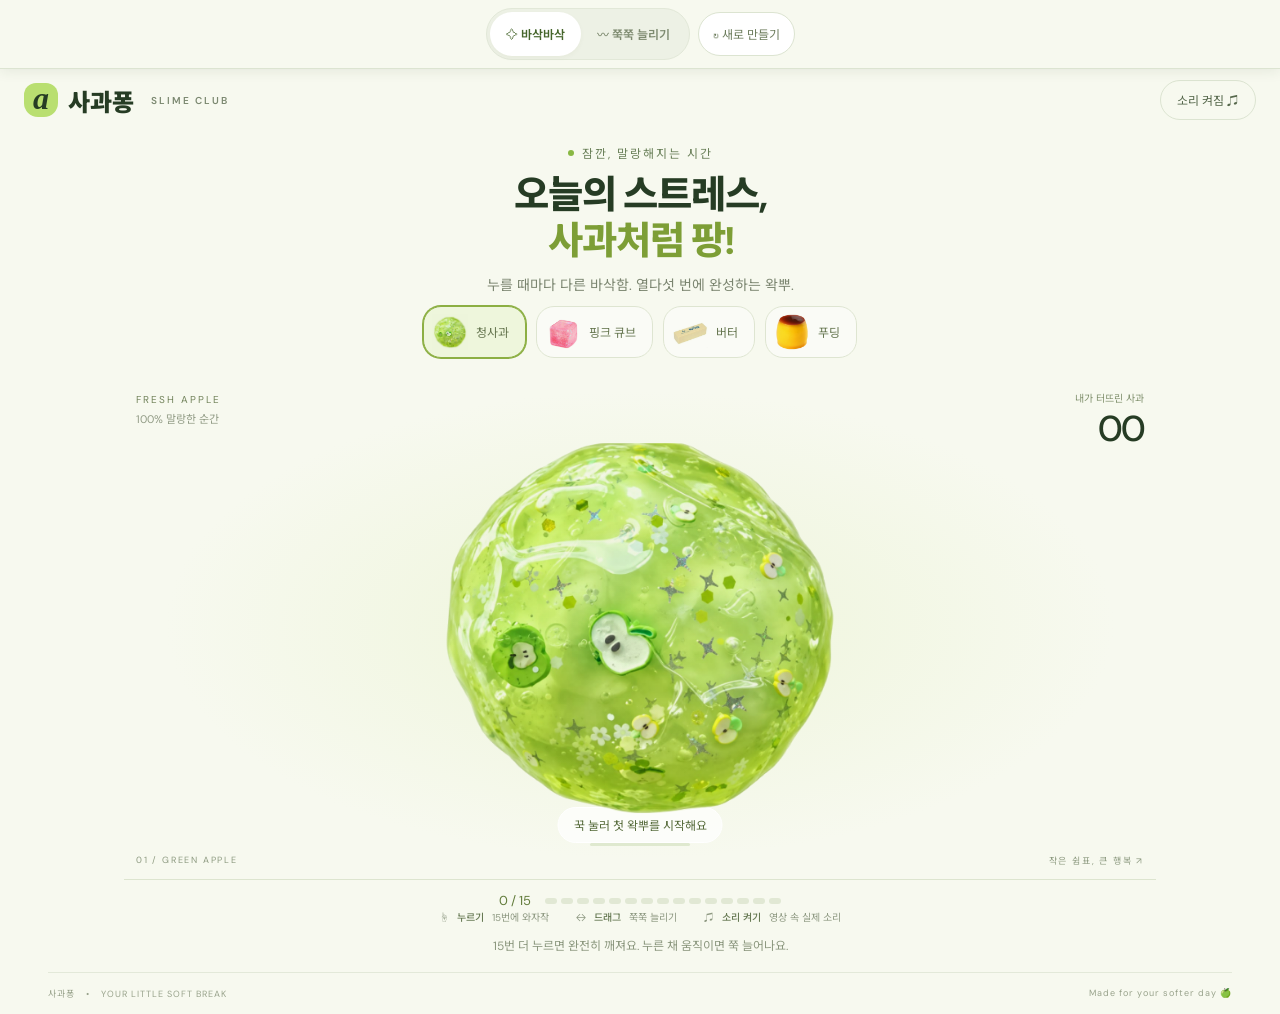
<file: index.html>
<!doctype html>
<html lang="ko">
<head><meta charset="UTF-8"><meta name="viewport" content="width=device-width,initial-scale=1"><meta name="theme-color" content="#f7f9ef"><meta name="description" content="꾹 누르고, 쭉 늘리고, 팡! 나만의 사과 슬라임 놀이터."><title>사과퐁 — 오늘도 말랑하게</title><link rel="stylesheet" href="style.css?v=28"></head>
<body>
<div class="controls"><div class="modes" role="group" aria-label="촉감 선택"><button data-mode="crunch" class="active" aria-pressed="true">✧ 바삭바삭</button><button data-mode="stretch" aria-pressed="false">〰 쭉쭉 늘리기</button></div><button id="reset" class="reset" aria-label="새 슬라임 만들기">↻ <span>새로 만들기</span></button></div>
<div class="page-shell"><header><a class="brand" href="./"><span class="mark">a</span>사과퐁<span class="edition">SLIME CLUB</span></a><button id="sound" aria-pressed="true" class="small">소리 켜짐 ♫</button></header>
<main><div class="eyebrow"><span></span> 잠깐, 말랑해지는 시간</div><h1>오늘의 스트레스,<br><em>사과처럼 팡!</em></h1><p class="intro">늘어나고, 금이 가고, 와자작. 다섯 번에 완성하는 왁뿌.</p>
<div id="types" class="types" role="group" aria-label="장난감 종류"><button data-type="0" class="active" aria-pressed="true"><img alt="" src="slime.png"><span>청사과</span></button><button data-type="1" class="" aria-pressed="false"><img alt="" src="pink.png"><span>핑크 큐브</span></button><button data-type="2" class="" aria-pressed="false"><img alt="" src="butter.png"><span>버터</span></button><button data-type="3" class="" aria-pressed="false"><img alt="" src="pudding.png"><span>푸딩</span></button></div><section class="playground" aria-label="사과 슬라임 놀이터"><div class="side-note">FRESH APPLE<br><span>100% 말랑한 순간</span></div><div class="count"><span>내가 터뜨린 사과</span><strong id="count">00</strong></div><div id="toy" role="button" tabindex="0" aria-label="사과 슬라임. 다섯 번 누르면 완전히 깨집니다. 스페이스 키로도 누를 수 있어요."><img id="slime" src="slime.png" alt="사과 조각과 반짝이가 들어 있는 투명한 연두색 슬라임" draggable="false"></div><canvas id="particles" aria-hidden="true"></canvas><div id="hint" class="hint">✧ 꾹 눌러보세요</div><div class="pressure"><i id="pressure"></i></div><div class="bottom-label"><span>01 / GREEN APPLE</span><span>작은 쉼표, 큰 행복 ↗</span></div></section>
<div class="stages" aria-label="깨진 단계"><span id="stageText">0 / 5</span><div id="steps"><i></i><i></i><i></i><i></i><i></i></div></div><div id="desktop-controls-slot"></div>
<div class="tips"><span>☝ <b>꾹 누르기</b> 다섯 번에 와자작</span><span>↔ <b>드래그</b> 이리저리 쭉쭉</span><span>♫ <b>소리 켜기</b> 영상 속 실제 소리</span></div><p id="status" aria-live="polite" class="status">지금은 아무 생각 없이, 말랑하게.</p>
</main><footer><span>사과퐁 <span class="dot">•</span> YOUR LITTLE SOFT BREAK</span><span>Made for your softer day 🍏</span></footer></div><script src="app.js?v=28"></script></body></html>
</file>
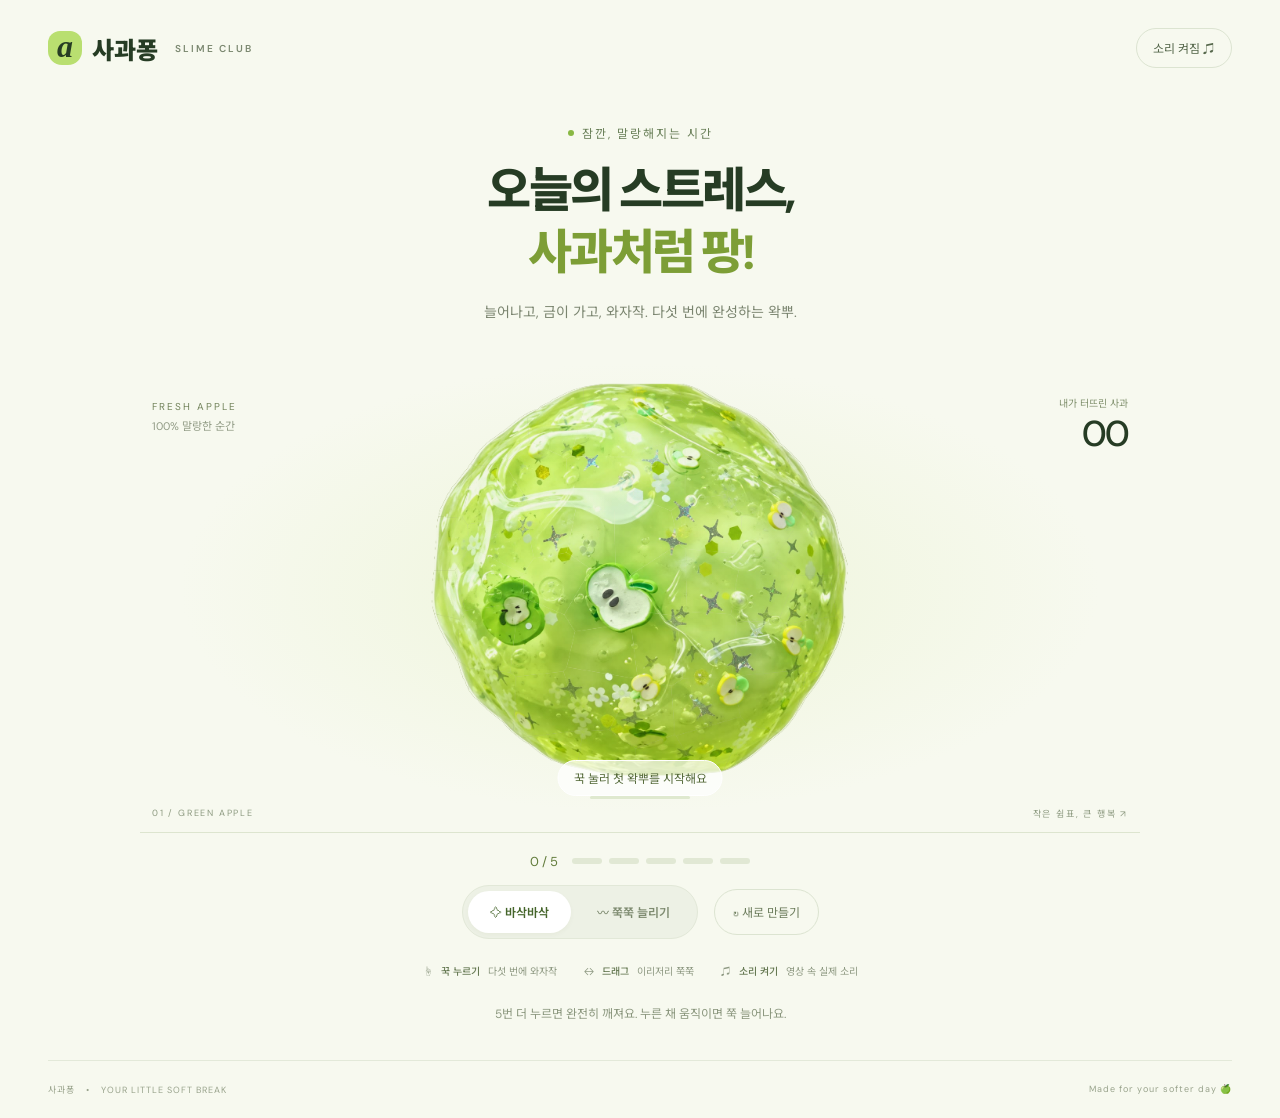
<file: apple-slime (2)/index.html>
<!doctype html>
<html lang="ko">
<head><meta charset="UTF-8"><meta name="viewport" content="width=device-width,initial-scale=1"><meta name="theme-color" content="#f7f9ef"><meta name="description" content="꾹 누르고, 쭉 늘리고, 팡! 나만의 사과 슬라임 놀이터."><title>사과퐁 — 오늘도 말랑하게</title><link rel="stylesheet" href="style.css"></head>
<body>
<header><a class="brand" href="./"><span class="mark">a</span>사과퐁<span class="edition">SLIME CLUB</span></a><button id="sound" aria-pressed="true" class="small">소리 켜짐 ♫</button></header>
<main><div class="eyebrow"><span></span> 잠깐, 말랑해지는 시간</div><h1>오늘의 스트레스,<br><em>사과처럼 팡!</em></h1><p class="intro">늘어나고, 금이 가고, 와자작. 다섯 번에 완성하는 왁뿌.</p>
<section class="playground" aria-label="사과 슬라임 놀이터"><div class="side-note">FRESH APPLE<br><span>100% 말랑한 순간</span></div><div class="count"><span>내가 터뜨린 사과</span><strong id="count">00</strong></div><div id="toy" role="button" tabindex="0" aria-label="사과 슬라임. 다섯 번 누르면 완전히 깨집니다. 스페이스 키로도 누를 수 있어요."><img id="slime" src="slime.png" alt="사과 조각과 반짝이가 들어 있는 투명한 연두색 슬라임" draggable="false"></div><canvas id="particles" aria-hidden="true"></canvas><div id="hint" class="hint">✧ 꾹 눌러보세요</div><div class="pressure"><i id="pressure"></i></div><div class="bottom-label"><span>01 / GREEN APPLE</span><span>작은 쉼표, 큰 행복 ↗</span></div></section>
<div class="stages" aria-label="깨진 단계"><span id="stageText">0 / 5</span><div id="steps"><i></i><i></i><i></i><i></i><i></i></div></div><div class="controls"><div class="modes" role="group" aria-label="촉감 선택"><button data-mode="crunch" class="active" aria-pressed="true">✧ 바삭바삭</button><button data-mode="stretch" aria-pressed="false">〰 쭉쭉 늘리기</button></div><button id="reset" class="reset" aria-label="새 슬라임 만들기">↻ <span>새로 만들기</span></button></div>
<div class="tips"><span>☝ <b>꾹 누르기</b> 다섯 번에 와자작</span><span>↔ <b>드래그</b> 이리저리 쭉쭉</span><span>♫ <b>소리 켜기</b> 영상 속 실제 소리</span></div><p id="status" aria-live="polite" class="status">지금은 아무 생각 없이, 말랑하게.</p>
</main><footer><span>사과퐁 <span class="dot">•</span> YOUR LITTLE SOFT BREAK</span><span>Made for your softer day 🍏</span></footer><script src="app.js"></script></body></html>
</file>
<file: style.css>
@import url('https://fonts.googleapis.com/css2?family=DM+Sans:wght@400;500;600;700&family=Noto+Sans+KR:wght@400;500;600;700;800;900&display=swap');
:root{font-family:'DM Sans','Noto Sans KR',sans-serif;color:#263c24;background:#f7f9ef;font-synthesis:none}*{box-sizing:border-box}body{margin:0}button,a{-webkit-tap-highlight-color:transparent}button{font:inherit;cursor:pointer}button:focus-visible,a:focus-visible,#toy:focus-visible{outline:3px solid #6b992e;outline-offset:5px}header{height:96px;max-width:1280px;margin:auto;padding:0 48px;display:flex;align-items:center;justify-content:space-between}.brand{display:flex;align-items:center;gap:10px;font-size:24px;font-weight:900;color:inherit;text-decoration:none}.mark{background:#b9df70;width:34px;height:34px;border-radius:12px 12px 14px 14px;text-align:center;font-family:Georgia;font-style:italic;font-size:32px;line-height:30px}.edition{font-size:10px;letter-spacing:2px;font-weight:600;margin-left:7px;color:#7b8870}.small{border:1px solid #dce4d1;border-radius:30px;background:transparent;padding:10px 16px;font-size:12px;color:#55674b}main{max-width:1080px;margin:auto;text-align:center;padding:28px 40px 0}.eyebrow{font-size:12px;letter-spacing:2px;color:#6a8059;display:flex;align-items:center;justify-content:center;gap:8px}.eyebrow span{width:6px;height:6px;border-radius:50%;background:#89b843}h1{font-size:48px;line-height:1.3;letter-spacing:-2.5px;margin:18px 0 16px;font-weight:800}h1 em{font-style:normal;color:#7d9e36}.intro{font-size:14px;color:#7b8570;margin:0 0 22px}.playground{position:relative;height:450px;overflow:hidden;border-bottom:1px solid #dde5cf;background:radial-gradient(ellipse at center,#eef5da 0,transparent 65%)}#toy{width:430px;height:430px;position:absolute;left:50%;top:48%;transform:translate(-50%,-50%);cursor:grab;touch-action:none;user-select:none;mix-blend-mode:multiply}#toy:active{cursor:grabbing}#slime{width:100%;height:100%;object-fit:contain;pointer-events:none;will-change:transform;filter:drop-shadow(0 20px 16px #73952c18)}.side-note{text-align:left;position:absolute;left:12px;top:54px;font-size:10px;line-height:1.9;letter-spacing:2px;color:#72835b}.side-note span{letter-spacing:0;font-size:11px;color:#929c86}.count{position:absolute;right:12px;top:52px;text-align:right}.count span{font-size:10px;color:#81916e;display:block}.count strong{font-size:36px;font-weight:500;letter-spacing:-2px}.hint{position:absolute;bottom:43px;left:50%;transform:translateX(-50%);white-space:nowrap;font-size:12px;color:#566b3b;background:#ffffffb5;border:1px solid #fff;padding:8px 15px;border-radius:20px;pointer-events:none}.pressure{position:absolute;width:100px;height:3px;bottom:33px;left:50%;transform:translateX(-50%);border-radius:10px;overflow:hidden;background:#dfe9cf}.pressure i{display:block;background:#8ab043;width:0;height:100%}.bottom-label{position:absolute;bottom:12px;left:12px;right:12px;display:flex;justify-content:space-between;font-size:9px;letter-spacing:1.8px;color:#8d9a80}canvas{position:absolute;inset:0;width:100%;height:100%;pointer-events:none}.controls{display:flex;justify-content:center;align-items:center;gap:16px;margin:24px 0}.modes{display:flex;padding:5px;gap:4px;border:1px solid #e2e8d8;background:#edf1e5;border-radius:40px}.modes button{border:0;background:transparent;border-radius:30px;padding:12px 22px;font-size:12px;font-weight:600;color:#7e8b70;transition:.2s}.modes button.active{background:#fff;color:#45652b;box-shadow:0 2px 5px #4051250a}.reset{border:1px solid #dce4d1;border-radius:30px;padding:13px 18px;background:transparent;font-size:12px;color:#6d7d5d}.tips{display:flex;justify-content:center;gap:27px;color:#8e9982;font-size:10px}.tips b{font-weight:500;color:#667953;margin:0 5px}.status{margin:26px 0 38px;font-size:12px;color:#8b977e}footer{max-width:1184px;margin:auto;padding:22px 0;border-top:1px solid #e3e9d9;display:flex;justify-content:space-between;font-size:9px;letter-spacing:1px;color:#99a38c}.dot{padding:0 8px}button:hover{filter:brightness(.97)}@media(min-width:1400px){main{padding-top:40px}.playground{height:480px}#toy{width:460px;height:460px}}@media(max-width:650px){header{height:75px;padding:0 22px}.brand{font-size:21px}.edition{display:none}main{padding:22px 18px 0}h1{font-size:37px;margin-top:18px}.intro{font-size:12px}.playground{height:390px}#toy{width:min(90vw,380px);height:min(90vw,380px);top:51%}.side-note{top:16px;left:2px;font-size:8px}.side-note span{font-size:9px}.count{top:14px;right:2px}.count strong{font-size:27px}.hint{bottom:36px}.pressure{bottom:26px}.bottom-label{font-size:7px;letter-spacing:.7px;bottom:8px}.controls{gap:8px;margin:18px 0}.modes{gap:0;padding:4px}.modes button{padding:12px 11px;font-size:11px}.reset{padding:11px 14px;font-size:18px}.reset span{display:none}.tips{gap:12px;font-size:9px}.tips span:last-child{display:none}.status{margin:24px 0 30px}footer{margin:0 22px;font-size:8px;padding:20px 0}footer>span:last-child{display:none}}@media(prefers-reduced-motion:reduce){*{transition:none!important}}
#surface{position:absolute;inset:0;width:100%;height:100%;pointer-events:none}#toy{width:470px;height:470px}.playground{height:490px}.stages{display:flex;align-items:center;justify-content:center;gap:14px;margin-top:20px;font-size:13px;color:#617b3a}#steps{display:flex;gap:7px}#steps i{width:30px;height:6px;border-radius:5px;background:#e1e8d4}#steps i.done{background:#8cad43}.controls{margin-top:15px}.hint{bottom:36px}@media(max-width:650px){#toy{width:94vw;height:94vw;max-width:440px;max-height:440px}.playground{height:420px}}

#surface{width:140%;height:140%;left:-20%;top:-20%}

.types{display:flex;justify-content:center;gap:10px;margin:18px 0}.types button{display:flex;align-items:center;gap:8px;padding:7px 16px 7px 8px;border:1px solid #dee5d1;background:#fafbf6;border-radius:18px;font-size:12px;color:#667650}.types button.active{border-color:#8caf43;background:#eef6dc;box-shadow:0 0 0 1px #8caf43}.types img{width:36px;height:36px;object-fit:contain;mix-blend-mode:multiply}.playground{overflow:visible}#toy{z-index:2}.controls,.types{position:relative;z-index:3}@media(max-width:650px){.types{gap:5px}.types button{padding:6px 8px;font-size:10px;gap:4px}.types img{width:28px;height:28px}}


/* One viewport-bounded layout for phones, tablets and desktop. */
html{width:100%;overflow-x:hidden;-webkit-text-size-adjust:100%}
body{width:100%;max-width:100%;margin:0;padding-top:calc(70px + env(safe-area-inset-top));overflow-x:hidden}
.page-shell{position:relative;display:flow-root;width:100%;max-width:100%;overflow:hidden;overflow:clip;min-height:calc(100svh - 70px - env(safe-area-inset-top))}
body>.controls{position:fixed;top:0;left:0;right:0;width:100%;z-index:1000;display:flex;align-items:center;justify-content:center;margin:0;padding:calc(8px + env(safe-area-inset-top)) 8px 8px;gap:8px;background:#f7f9ef;border-bottom:1px solid #dce4d1;box-shadow:0 3px 12px #263c2414}
.controls .modes{padding:3px;gap:0;min-width:0}.controls .modes button{min-height:44px;padding:8px 16px;white-space:nowrap}
.controls .reset{min-height:44px;padding:8px 14px;white-space:nowrap;font-size:12px;background:#fff}.controls .reset span{display:inline}
.page-shell>header,.page-shell>main,.page-shell>footer{width:100%;min-width:0}
header{height:60px;padding:0 24px}main{padding:14px 24px 0}
h1{font-size:clamp(25px,3vw,40px);line-height:1.2;margin:10px 0;letter-spacing:-1px}
.intro{margin:0 0 12px}.types{margin:12px 0;flex-wrap:wrap}.types button{flex-shrink:0;white-space:nowrap}
.playground{height:clamp(320px,calc(100svh - 390px),720px)}
#toy{width:min(75vw,calc(100svh - 410px),680px);height:min(75vw,calc(100svh - 410px),680px);min-width:280px;min-height:280px;max-width:none;max-height:none;top:50%}
.side-note,.count{top:20px}.stages{margin-top:12px}.status{margin:12px 0 18px}footer{padding:14px 0}
@media(max-width:767px){
header{height:45px;padding:0 14px}.brand{font-size:19px}.edition{display:none}.small{font-size:11px;padding:8px 10px}
main{padding:8px 10px 0}h1{font-size:25px;margin:6px 0}.eyebrow{font-size:9px;letter-spacing:1px}.intro{font-size:10px;margin-bottom:8px}
.controls{gap:5px!important}.controls .modes{flex:1;max-width:280px}.controls .modes button{flex:1;padding:8px 5px;font-size:11px}.controls .reset{padding:8px;font-size:11px}
.types{gap:4px;margin:8px 0}.types button{padding:5px 6px;gap:3px;font-size:10px}.types img{width:25px;height:25px}
.playground{height:clamp(230px,calc(100svh - 340px),520px)}
#toy{width:min(90vw,calc(100svh - 365px));height:min(90vw,calc(100svh - 365px));min-width:210px;min-height:210px}
.side-note{font-size:8px;left:0}.count{right:0}.count strong{font-size:24px}.hint{font-size:10px;padding:6px 10px;bottom:22px}.pressure{bottom:16px}.bottom-label{display:none}
.stages{margin-top:8px;font-size:11px}.tips,footer{display:none}.status{font-size:10px;margin:8px 0 12px}.types,#toy{mix-blend-mode:normal}
}
@media(min-width:768px) and (max-width:1199px){
main{max-width:1100px}.playground{height:clamp(360px,calc(100svh - 390px),850px)}
#toy{width:min(75vw,calc(100svh - 420px),800px);height:min(75vw,calc(100svh - 420px),800px)}
}
</file>
<file: apple-slime (2)/style.css>
@import url('https://fonts.googleapis.com/css2?family=DM+Sans:wght@400;500;600;700&family=Noto+Sans+KR:wght@400;500;600;700;800;900&display=swap');
:root{font-family:'DM Sans','Noto Sans KR',sans-serif;color:#263c24;background:#f7f9ef;font-synthesis:none}*{box-sizing:border-box}body{margin:0}button,a{-webkit-tap-highlight-color:transparent}button{font:inherit;cursor:pointer}button:focus-visible,a:focus-visible,#toy:focus-visible{outline:3px solid #6b992e;outline-offset:5px}header{height:96px;max-width:1280px;margin:auto;padding:0 48px;display:flex;align-items:center;justify-content:space-between}.brand{display:flex;align-items:center;gap:10px;font-size:24px;font-weight:900;color:inherit;text-decoration:none}.mark{background:#b9df70;width:34px;height:34px;border-radius:12px 12px 14px 14px;text-align:center;font-family:Georgia;font-style:italic;font-size:32px;line-height:30px}.edition{font-size:10px;letter-spacing:2px;font-weight:600;margin-left:7px;color:#7b8870}.small{border:1px solid #dce4d1;border-radius:30px;background:transparent;padding:10px 16px;font-size:12px;color:#55674b}main{max-width:1080px;margin:auto;text-align:center;padding:28px 40px 0}.eyebrow{font-size:12px;letter-spacing:2px;color:#6a8059;display:flex;align-items:center;justify-content:center;gap:8px}.eyebrow span{width:6px;height:6px;border-radius:50%;background:#89b843}h1{font-size:48px;line-height:1.3;letter-spacing:-2.5px;margin:18px 0 16px;font-weight:800}h1 em{font-style:normal;color:#7d9e36}.intro{font-size:14px;color:#7b8570;margin:0 0 22px}.playground{position:relative;height:450px;overflow:hidden;border-bottom:1px solid #dde5cf;background:radial-gradient(ellipse at center,#eef5da 0,transparent 65%)}#toy{width:430px;height:430px;position:absolute;left:50%;top:48%;transform:translate(-50%,-50%);cursor:grab;touch-action:none;user-select:none;mix-blend-mode:multiply}#toy:active{cursor:grabbing}#slime{width:100%;height:100%;object-fit:contain;pointer-events:none;will-change:transform;filter:drop-shadow(0 20px 16px #73952c18)}.side-note{text-align:left;position:absolute;left:12px;top:54px;font-size:10px;line-height:1.9;letter-spacing:2px;color:#72835b}.side-note span{letter-spacing:0;font-size:11px;color:#929c86}.count{position:absolute;right:12px;top:52px;text-align:right}.count span{font-size:10px;color:#81916e;display:block}.count strong{font-size:36px;font-weight:500;letter-spacing:-2px}.hint{position:absolute;bottom:43px;left:50%;transform:translateX(-50%);white-space:nowrap;font-size:12px;color:#566b3b;background:#ffffffb5;border:1px solid #fff;padding:8px 15px;border-radius:20px;pointer-events:none}.pressure{position:absolute;width:100px;height:3px;bottom:33px;left:50%;transform:translateX(-50%);border-radius:10px;overflow:hidden;background:#dfe9cf}.pressure i{display:block;background:#8ab043;width:0;height:100%}.bottom-label{position:absolute;bottom:12px;left:12px;right:12px;display:flex;justify-content:space-between;font-size:9px;letter-spacing:1.8px;color:#8d9a80}canvas{position:absolute;inset:0;width:100%;height:100%;pointer-events:none}.controls{display:flex;justify-content:center;align-items:center;gap:16px;margin:24px 0}.modes{display:flex;padding:5px;gap:4px;border:1px solid #e2e8d8;background:#edf1e5;border-radius:40px}.modes button{border:0;background:transparent;border-radius:30px;padding:12px 22px;font-size:12px;font-weight:600;color:#7e8b70;transition:.2s}.modes button.active{background:#fff;color:#45652b;box-shadow:0 2px 5px #4051250a}.reset{border:1px solid #dce4d1;border-radius:30px;padding:13px 18px;background:transparent;font-size:12px;color:#6d7d5d}.tips{display:flex;justify-content:center;gap:27px;color:#8e9982;font-size:10px}.tips b{font-weight:500;color:#667953;margin:0 5px}.status{margin:26px 0 38px;font-size:12px;color:#8b977e}footer{max-width:1184px;margin:auto;padding:22px 0;border-top:1px solid #e3e9d9;display:flex;justify-content:space-between;font-size:9px;letter-spacing:1px;color:#99a38c}.dot{padding:0 8px}button:hover{filter:brightness(.97)}@media(min-width:1400px){main{padding-top:40px}.playground{height:480px}#toy{width:460px;height:460px}}@media(max-width:650px){header{height:75px;padding:0 22px}.brand{font-size:21px}.edition{display:none}main{padding:22px 18px 0}h1{font-size:37px;margin-top:18px}.intro{font-size:12px}.playground{height:390px}#toy{width:min(90vw,380px);height:min(90vw,380px);top:51%}.side-note{top:16px;left:2px;font-size:8px}.side-note span{font-size:9px}.count{top:14px;right:2px}.count strong{font-size:27px}.hint{bottom:36px}.pressure{bottom:26px}.bottom-label{font-size:7px;letter-spacing:.7px;bottom:8px}.controls{gap:8px;margin:18px 0}.modes{gap:0;padding:4px}.modes button{padding:12px 11px;font-size:11px}.reset{padding:11px 14px;font-size:18px}.reset span{display:none}.tips{gap:12px;font-size:9px}.tips span:last-child{display:none}.status{margin:24px 0 30px}footer{margin:0 22px;font-size:8px;padding:20px 0}footer>span:last-child{display:none}}@media(prefers-reduced-motion:reduce){*{transition:none!important}}
#surface{position:absolute;inset:0;width:100%;height:100%;pointer-events:none}#toy{width:470px;height:470px}.playground{height:490px}.stages{display:flex;align-items:center;justify-content:center;gap:14px;margin-top:20px;font-size:13px;color:#617b3a}#steps{display:flex;gap:7px}#steps i{width:30px;height:6px;border-radius:5px;background:#e1e8d4}#steps i.done{background:#8cad43}.controls{margin-top:15px}.hint{bottom:36px}@media(max-width:650px){#toy{width:94vw;height:94vw;max-width:440px;max-height:440px}.playground{height:420px}}

#surface{width:140%;height:140%;left:-20%;top:-20%}
</file>
